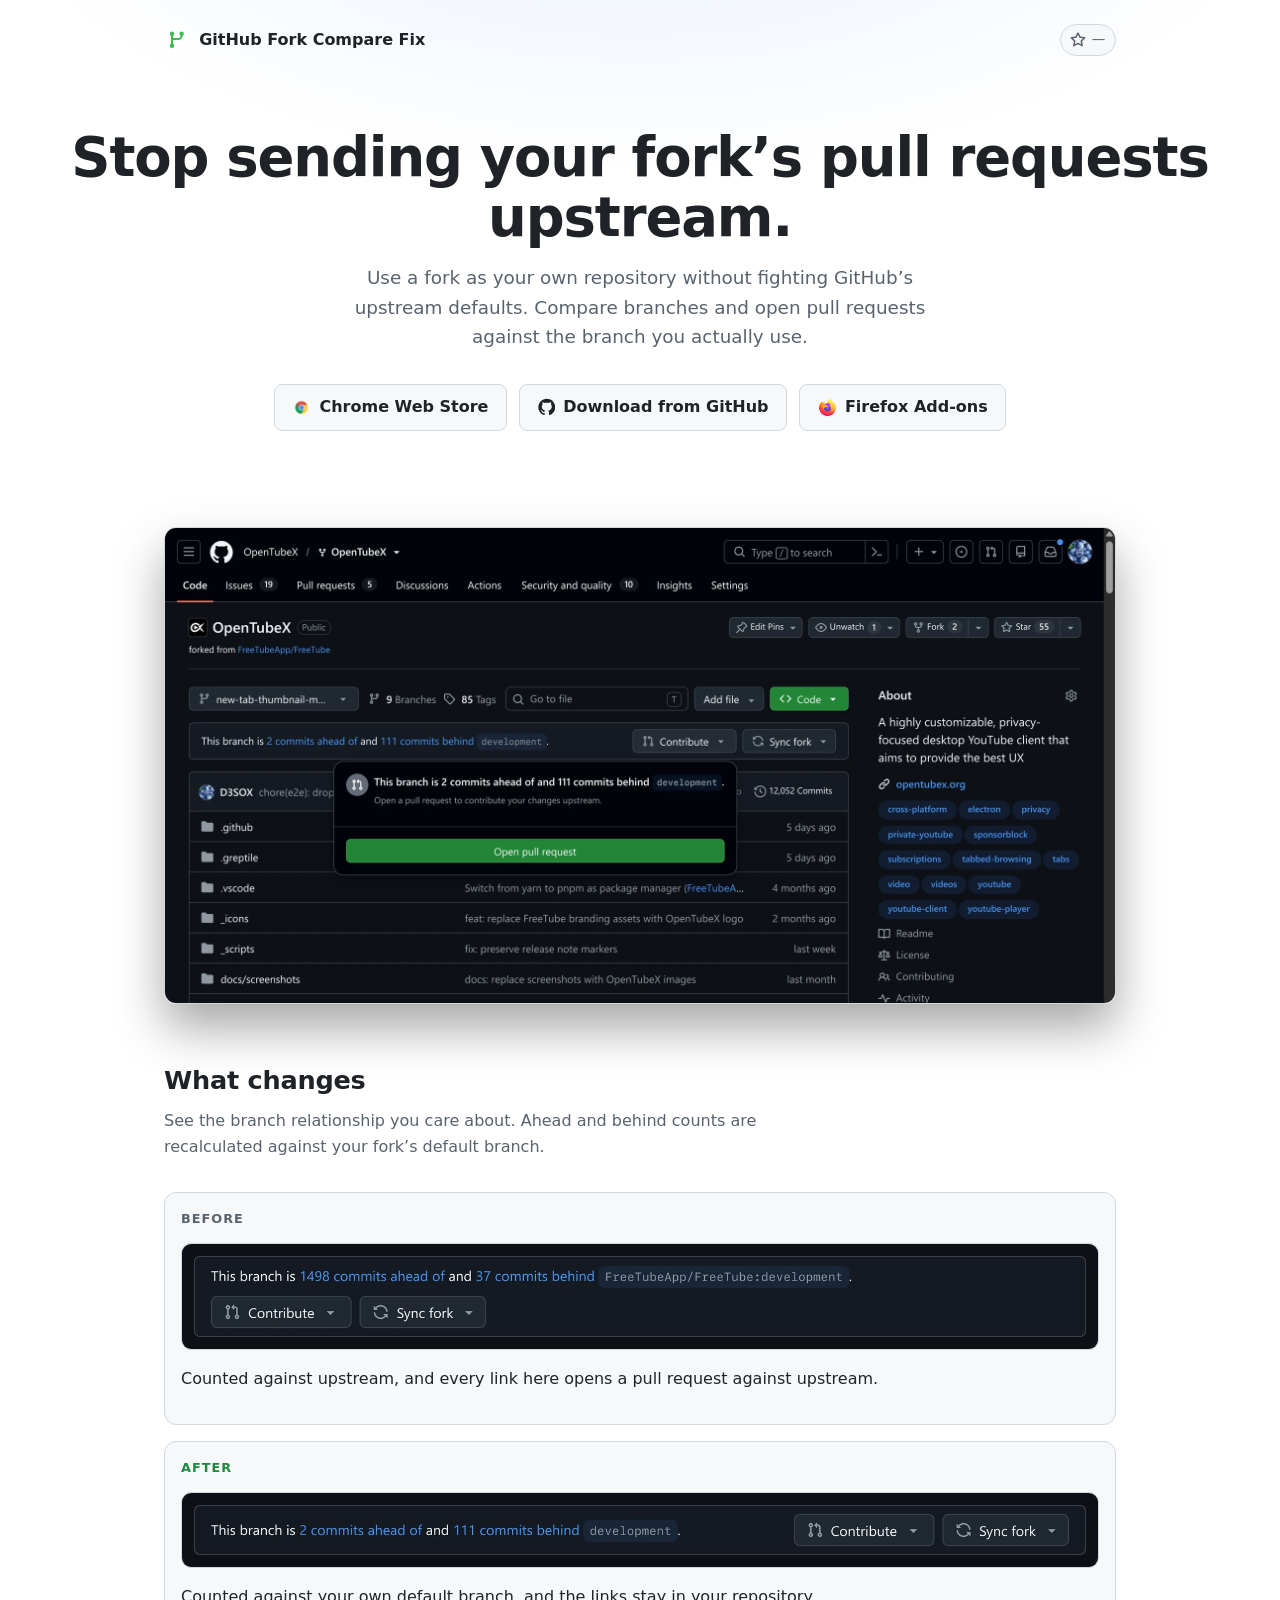
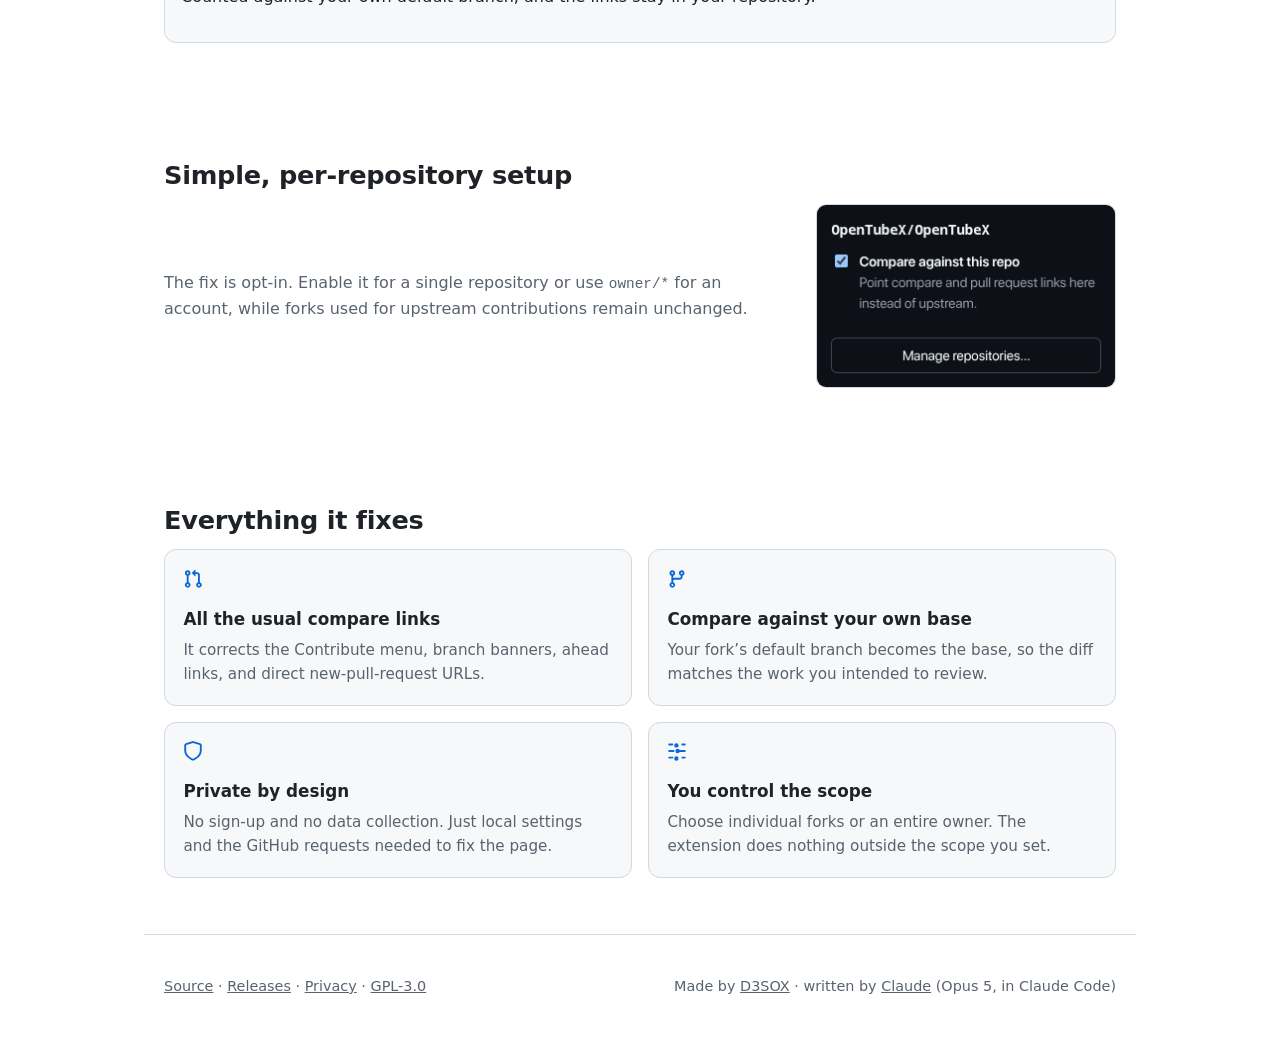
<file: docs/index.html>
<!doctype html>
<html lang="en">
  <head>
    <meta charset="utf-8" />
    <meta name="viewport" content="width=device-width, initial-scale=1" />
    <title>GitHub Fork Compare Fix — your fork is a real repository</title>
    <meta
      name="description"
      content="Browser extension that makes GitHub compare and pull request links on your forks point at your own repository instead of upstream."
    />
    <meta property="og:title" content="GitHub Fork Compare Fix" />
    <meta
      property="og:description"
      content="Stop opening pull requests against upstream by accident. Compare and pull request links on your forks point at your own repository."
    />
    <meta property="og:type" content="website" />
    <meta property="og:url" content="https://gh-fork-compare-fix.d3sox.me/" />
    <link rel="icon" href="icon.svg" type="image/svg+xml" />
    <style>
      :root {
        color-scheme: light dark;
        --bg: #ffffff;
        --bg-soft: #f6f8fa;
        --fg: #1f2328;
        --muted: #59636e;
        --border: #d1d9e0;
        --accent: #0969da;
        --green: #1f883d;
        --green-fg: #ffffff;
        --chip: #818b981f;
        --glow: #0969da1a;
      }

      @media (prefers-color-scheme: dark) {
        :root {
          --bg: #0d1117;
          --bg-soft: #151b23;
          --fg: #f0f6fc;
          --muted: #9198a1;
          --border: #3d444d;
          --accent: #4493f8;
          --green: #238636;
          --green-fg: #ffffff;
          --chip: #6a737d33;
          --glow: #4493f826;
        }
      }

      * {
        box-sizing: border-box;
      }

      body {
        margin: 0;
        font: 16px/1.6 -apple-system, BlinkMacSystemFont, 'Segoe UI', system-ui, sans-serif;
        color: var(--fg);
        background:
          radial-gradient(60rem 30rem at 50% -10rem, var(--glow), transparent 70%),
          var(--bg);
        -webkit-font-smoothing: antialiased;
      }

      main,
      header,
      footer {
        max-width: 62rem;
        margin: 0 auto;
        padding: 0 1.25rem;
      }

      code,
      .mono {
        font-family: ui-monospace, SFMono-Regular, 'SF Mono', Menlo, monospace;
        font-size: 0.9em;
      }

      a {
        color: var(--accent);
      }

      /* Header */

      header {
        display: flex;
        align-items: center;
        justify-content: space-between;
        gap: 1rem;
        padding-top: 1.5rem;
      }

      .brand {
        display: flex;
        align-items: center;
        gap: 0.6rem;
        font-weight: 600;
      }

      .brand svg {
        width: 1.6rem;
        height: 1.6rem;
      }

      header a {
        color: var(--muted);
        text-decoration: none;
      }

      header a:hover {
        color: var(--fg);
      }

      .star-count {
        display: inline-flex;
        align-items: center;
        gap: 0.35rem;
        min-width: 3.5rem;
        padding: 0.25rem 0.6rem;
        border: 1px solid var(--border);
        border-radius: 999px;
        background: var(--bg-soft);
        font-size: 0.85rem;
        font-variant-numeric: tabular-nums;
      }

      .star-count:hover {
        border-color: var(--accent);
      }

      .star-count svg {
        width: 1rem;
        height: 1rem;
        fill: currentColor;
      }

      /* Hero */

      .hero {
        padding: 4.5rem 1.25rem 3rem;
        text-align: center;
      }

      h1 {
        margin: 0;
        font-size: clamp(2.2rem, 6vw, 3.4rem);
        line-height: 1.1;
        letter-spacing: -0.02em;
      }

      .hero p {
        margin: 1rem auto 0;
        max-width: 38rem;
        color: var(--muted);
        font-size: 1.15rem;
      }

      .cta {
        display: flex;
        flex-wrap: wrap;
        gap: 0.75rem;
        justify-content: center;
        margin-top: 2rem;
      }

      .button {
        display: inline-flex;
        align-items: center;
        gap: 0.5rem;
        padding: 0.6rem 1.1rem;
        border: 1px solid var(--border);
        border-radius: 8px;
        background: var(--bg-soft);
        color: var(--fg);
        font-weight: 600;
        text-decoration: none;
      }

      .button:hover {
        border-color: var(--accent);
      }

      .button.primary {
        background: var(--green);
        border-color: transparent;
        color: var(--green-fg);
      }

      .button.primary:hover {
        filter: brightness(1.1);
      }

      .button svg {
        width: 1.1rem;
        height: 1.1rem;
        fill: currentColor;
        flex: none;
      }

      .browser-icon {
        width: 1.2rem;
        height: 1.2rem;
        flex: none;
      }

      /* Sections */

      section {
        padding: 3.5rem 0;
      }

      h2 {
        margin: 0 0 0.5rem;
        font-size: 1.6rem;
        letter-spacing: -0.01em;
      }

      .lede {
        margin: 0 0 2rem;
        color: var(--muted);
        max-width: 42rem;
      }

      /* Before / after */

      .compare {
        display: grid;
        gap: 1rem;
      }

      .panel {
        border: 1px solid var(--border);
        border-radius: 12px;
        background: var(--bg-soft);
        padding: 1rem;
      }

      .panel h3 {
        margin: 0 0 0.85rem;
        font-size: 0.8rem;
        text-transform: uppercase;
        letter-spacing: 0.08em;
        color: var(--muted);
      }

      .panel.good h3 {
        color: var(--green);
      }

      .shot,
      .popup-shot,
      .hero-shot img {
        display: block;
        width: 100%;
        height: auto;
        border: 1px solid var(--border);
        border-radius: 10px;
      }

      .hero-shot {
        max-width: 62rem;
        margin: 3rem auto 0;
        padding: 0 1.25rem;
      }

      .hero-shot img {
        border-radius: 12px;
        box-shadow: 0 1.5rem 3rem #00000059;
      }

      .popup-shot {
        width: 18.75rem;
        max-width: 100%;
      }

      /* Features */

      .features {
        display: grid;
        gap: 1rem;
        grid-template-columns: repeat(2, 1fr);
      }

      @media (max-width: 46rem) {
        .features {
          grid-template-columns: 1fr;
        }
      }

      .feature {
        border: 1px solid var(--border);
        border-radius: 12px;
        padding: 1.15rem;
        background: var(--bg-soft);
      }

      .feature svg {
        width: 1.25rem;
        height: 1.25rem;
        fill: var(--accent);
      }

      .feature h3 {
        margin: 0.6rem 0 0.3rem;
        font-size: 1.05rem;
      }

      .feature p {
        margin: 0;
        color: var(--muted);
        font-size: 0.95rem;
      }

      /* Popup shot */

      .popup-row {
        display: grid;
        gap: 2rem;
        grid-template-columns: minmax(0, 1fr) auto;
        align-items: center;
      }

      .popup-row .lede {
        margin-bottom: 0;
      }

      @media (max-width: 46rem) {
        .popup-row {
          grid-template-columns: 1fr;
          gap: 1.5rem;
        }

        .popup-shot {
          justify-self: center;
        }
      }

      /* Footer */

      footer {
        padding: 2.5rem 1.25rem 3rem;
        border-top: 1px solid var(--border);
        color: var(--muted);
        display: flex;
        flex-wrap: wrap;
        gap: 0.75rem 1.5rem;
        justify-content: space-between;
        font-size: 0.9rem;
      }

      footer a {
        color: var(--muted);
      }
    </style>
  </head>

  <body>
    <header>
      <span class="brand">
        <svg viewBox="0 0 128 128" aria-hidden="true">
          <g fill="none" stroke="#3fb950" stroke-width="10" stroke-linecap="round">
            <path d="M40 44v40" />
            <path d="M40 60h32a16 16 0 0 0 16-16" />
          </g>
          <g fill="#3fb950">
            <circle cx="40" cy="34" r="11" />
            <circle cx="40" cy="94" r="11" />
            <circle cx="88" cy="34" r="11" />
          </g>
        </svg>
        GitHub Fork Compare Fix
      </span>
      <a
        class="star-count"
        href="https://github.com/D3SOX/gh-fork-compare-fix"
        aria-label="View the repository on GitHub"
      >
        <svg viewBox="0 0 16 16" aria-hidden="true">
          <path
            d="M8 .25a.75.75 0 0 1 .673.418l1.882 3.815 4.21.612a.75.75 0 0 1 .416 1.279l-3.046 2.969.719 4.192a.75.75 0 0 1-1.088.791L8 12.347l-3.766 1.98a.75.75 0 0 1-1.088-.791l.72-4.192L.818 6.374a.75.75 0 0 1 .416-1.28l4.21-.611L7.327.668A.75.75 0 0 1 8 .25Zm0 2.445L6.615 5.501a.75.75 0 0 1-.565.41l-3.098.45 2.241 2.185a.75.75 0 0 1 .216.664l-.529 3.085 2.77-1.456a.75.75 0 0 1 .698 0l2.77 1.456-.528-3.085a.75.75 0 0 1 .216-.664l2.241-2.184-3.098-.45a.75.75 0 0 1-.565-.41Z"
          />
        </svg>
        <span data-star-count aria-hidden="true">—</span>
      </a>
    </header>

    <div class="hero">
      <h1>Stop sending your fork’s pull requests upstream.</h1>
      <p>
        Use a fork as your own repository without fighting GitHub’s upstream defaults. Compare branches and open pull
        requests against the branch you actually use.
      </p>
      <div class="cta">
        <a
          class="button"
          href="https://chromewebstore.google.com/detail/github-fork-compare-fix/mkmipkjkkikdfkfciofgmeicmafnkogh"
        >
          <img class="browser-icon" src="browser-icons/chrome.webp" alt="" />
          Chrome Web Store
        </a>
        <a class="button" href="https://github.com/D3SOX/gh-fork-compare-fix/releases/latest">
          <svg viewBox="0 0 24 24" aria-hidden="true">
            <path
              d="M10.226 17.284c-2.965-.36-5.054-2.493-5.054-5.256 0-1.123.404-2.336 1.078-3.144-.292-.741-.247-2.314.09-2.965.898-.112 2.111.36 2.83 1.01.853-.269 1.752-.404 2.853-.404 1.1 0 1.999.135 2.807.382.696-.629 1.932-1.1 2.83-.988.315.606.36 2.179.067 2.942.72.854 1.101 2 1.101 3.167 0 2.763-2.089 4.852-5.098 5.234.763.494 1.28 1.572 1.28 2.807v2.336c0 .674.561 1.056 1.235.786 4.066-1.55 7.255-5.615 7.255-10.646C23.5 6.188 18.334 1 11.978 1 5.62 1 .5 6.188.5 12.545c0 4.986 3.167 9.12 7.435 10.669.606.225 1.19-.18 1.19-.786V20.63a2.9 2.9 0 0 1-1.078.224c-1.483 0-2.359-.808-2.987-2.313-.247-.607-.517-.966-1.034-1.033-.27-.023-.359-.135-.359-.27 0-.27.45-.471.898-.471.652 0 1.213.404 1.797 1.235.45.651.921.943 1.483.943.561 0 .92-.202 1.437-.719.382-.381.674-.718.944-.943"
            />
          </svg>
          Download from GitHub
        </a>
        <a
          class="button"
          href="https://addons.mozilla.org/en-US/firefox/addon/github-fork-compare-fix/"
        >
          <img class="browser-icon" src="browser-icons/firefox.png" alt="" />
          Firefox Add-ons
        </a>
      </div>
    </div>

    <div class="hero-shot">
      <img
        src="shots/page-dropdown.webp"
        width="1920"
        height="960"
        alt="A fork on GitHub with the Contribute menu open, the pull request pointing at the fork itself"
      />
    </div>

    <main>
      <section>
        <h2>What changes</h2>
        <p class="lede">
          See the branch relationship you care about. Ahead and behind counts are recalculated against your fork’s
          default branch.
        </p>

        <div class="compare">
          <div class="panel">
            <h3>Before</h3>
            <img
              class="shot"
              src="shots/bar-before.webp"
              width="1600"
              height="184"
              alt="GitHub showing: this branch is 1498 commits ahead of and 37 commits behind FreeTubeApp/FreeTube:development"
            />
            <p class="caption">
              Counted against upstream, and every link here opens a pull request against upstream.
            </p>
          </div>

          <div class="panel good">
            <h3>After</h3>
            <img
              class="shot"
              src="shots/bar-after.webp"
              width="1600"
              height="130"
              alt="The same bar showing: this branch is 2 commits ahead of and 111 commits behind development"
            />
            <p class="caption">
              Counted against your own default branch, and the links stay in your repository.
            </p>
          </div>
        </div>
      </section>

      <section>
        <h2>Simple, per-repository setup</h2>
        <div class="popup-row">
          <div>
            <p class="lede">
              The fix is opt-in. Enable it for a single repository or use <code>owner/*</code> for an account, while
              forks used for upstream contributions remain unchanged.
            </p>
          </div>
          <img
            class="popup-shot"
            src="shots/popup.png"
            width="300"
            height="184"
            alt="The extension popup, with a toggle to enable the current repository"
          />
        </div>
      </section>

      <section>
        <h2>Everything it fixes</h2>
        <div class="features">
          <div class="feature">
            <svg viewBox="0 0 16 16" aria-hidden="true">
              <path
                d="M1.5 3.25a2.25 2.25 0 1 1 3 2.122v5.256a2.251 2.251 0 1 1-1.5 0V5.372A2.25 2.25 0 0 1 1.5 3.25Zm5.677-.177L9.573.677A.25.25 0 0 1 10 .854V2.5h1A2.5 2.5 0 0 1 13.5 5v5.628a2.251 2.251 0 1 1-1.5 0V5a1 1 0 0 0-1-1h-1v1.646a.25.25 0 0 1-.427.177L7.177 3.427a.25.25 0 0 1 0-.354ZM3.75 2.5a.75.75 0 1 0 0 1.5.75.75 0 0 0 0-1.5Zm0 9.5a.75.75 0 1 0 0 1.5.75.75 0 0 0 0-1.5Zm8.25.75a.75.75 0 1 0 1.5 0 .75.75 0 0 0-1.5 0Z"
              />
            </svg>
            <h3>All the usual compare links</h3>
            <p>
              It corrects the Contribute menu, branch banners, ahead links, and direct new-pull-request URLs.
            </p>
          </div>
          <div class="feature">
            <svg viewBox="0 0 16 16" aria-hidden="true">
              <path
                d="M9.5 3.25a2.25 2.25 0 1 1 3 2.122V6A2.5 2.5 0 0 1 10 8.5H6a1 1 0 0 0-1 1v1.128a2.251 2.251 0 1 1-1.5 0V5.372a2.25 2.25 0 1 1 1.5 0v1.836A2.493 2.493 0 0 1 6 7h4a1 1 0 0 0 1-1v-.628A2.25 2.25 0 0 1 9.5 3.25Zm-6 0a.75.75 0 1 0 1.5 0 .75.75 0 0 0-1.5 0Zm8.25-.75a.75.75 0 1 0 0 1.5.75.75 0 0 0 0-1.5ZM4.25 12a.75.75 0 1 0 0 1.5.75.75 0 0 0 0-1.5Z"
              />
            </svg>
            <h3>Compare against your own base</h3>
            <p>
              Your fork’s default branch becomes the base, so the diff matches the work you intended to review.
            </p>
          </div>
          <div class="feature">
            <svg viewBox="0 0 16 16" aria-hidden="true">
              <path
                d="M7.467.133a1.748 1.748 0 0 1 1.066 0l5.25 1.68A1.75 1.75 0 0 1 15 3.48V7c0 1.566-.32 3.182-1.303 4.682-.983 1.498-2.585 2.813-5.032 3.855a1.7 1.7 0 0 1-1.33 0c-2.447-1.042-4.049-2.357-5.032-3.855C1.32 10.182 1 8.566 1 7V3.48a1.75 1.75 0 0 1 1.217-1.667Zm.61 1.429a.25.25 0 0 0-.153 0l-5.25 1.68a.25.25 0 0 0-.174.238V7c0 1.358.275 2.666 1.057 3.86.784 1.194 2.121 2.34 4.366 3.297a.2.2 0 0 0 .142 0c2.245-.957 3.582-2.103 4.366-3.297C13.225 9.666 13.5 8.358 13.5 7V3.48a.25.25 0 0 0-.174-.238l-5.25-1.68Z"
              />
            </svg>
            <h3>Private by design</h3>
            <p>No sign-up and no data collection. Just local settings and the GitHub requests needed to fix the page.</p>
          </div>
          <div class="feature">
            <svg viewBox="0 0 16 16" aria-hidden="true">
              <path
                d="M15 2.75a.75.75 0 0 1-.75.75h-2a.75.75 0 0 1 0-1.5h2a.75.75 0 0 1 .75.75Zm-9.978 0a.75.75 0 0 1-.75.75H1.75a.75.75 0 0 1 0-1.5h2.522a.75.75 0 0 1 .75.75ZM15 8a.75.75 0 0 1-.75.75H8.75a.75.75 0 0 1 0-1.5h5.5A.75.75 0 0 1 15 8Zm-9 0a.75.75 0 0 1-.75.75h-3.5a.75.75 0 0 1 0-1.5h3.5A.75.75 0 0 1 6 8Zm9 5.25a.75.75 0 0 1-.75.75h-2a.75.75 0 0 1 0-1.5h2a.75.75 0 0 1 .75.75Zm-9.978 0a.75.75 0 0 1-.75.75H1.75a.75.75 0 0 1 0-1.5h2.522a.75.75 0 0 1 .75.75ZM7.5 1.75a1.75 1.75 0 1 1 0 3.5 1.75 1.75 0 0 1 0-3.5Zm0 10.5a1.75 1.75 0 1 1 0 3.5 1.75 1.75 0 0 1 0-3.5ZM6.75 8a1.75 1.75 0 1 1 3.5 0 1.75 1.75 0 0 1-3.5 0Z"
              />
            </svg>
            <h3>You control the scope</h3>
            <p>
              Choose individual forks or an entire owner. The extension does nothing outside the scope you set.
            </p>
          </div>
        </div>
      </section>
    </main>

    <footer>
      <span>
        <a href="https://github.com/D3SOX/gh-fork-compare-fix">Source</a> ·
        <a href="https://github.com/D3SOX/gh-fork-compare-fix/releases">Releases</a> ·
        <a href="privacy/">Privacy</a> ·
        <a href="https://github.com/D3SOX/gh-fork-compare-fix/blob/main/LICENSE">GPL-3.0</a>
      </span>
      <span>
        Made by <a href="https://github.com/D3SOX">D3SOX</a> · written by
        <a href="https://claude.com/claude-code">Claude</a> (Opus 5, in Claude Code)
      </span>
    </footer>
    <script src="star-count.js" defer></script>
  </body>
</html>
</file>
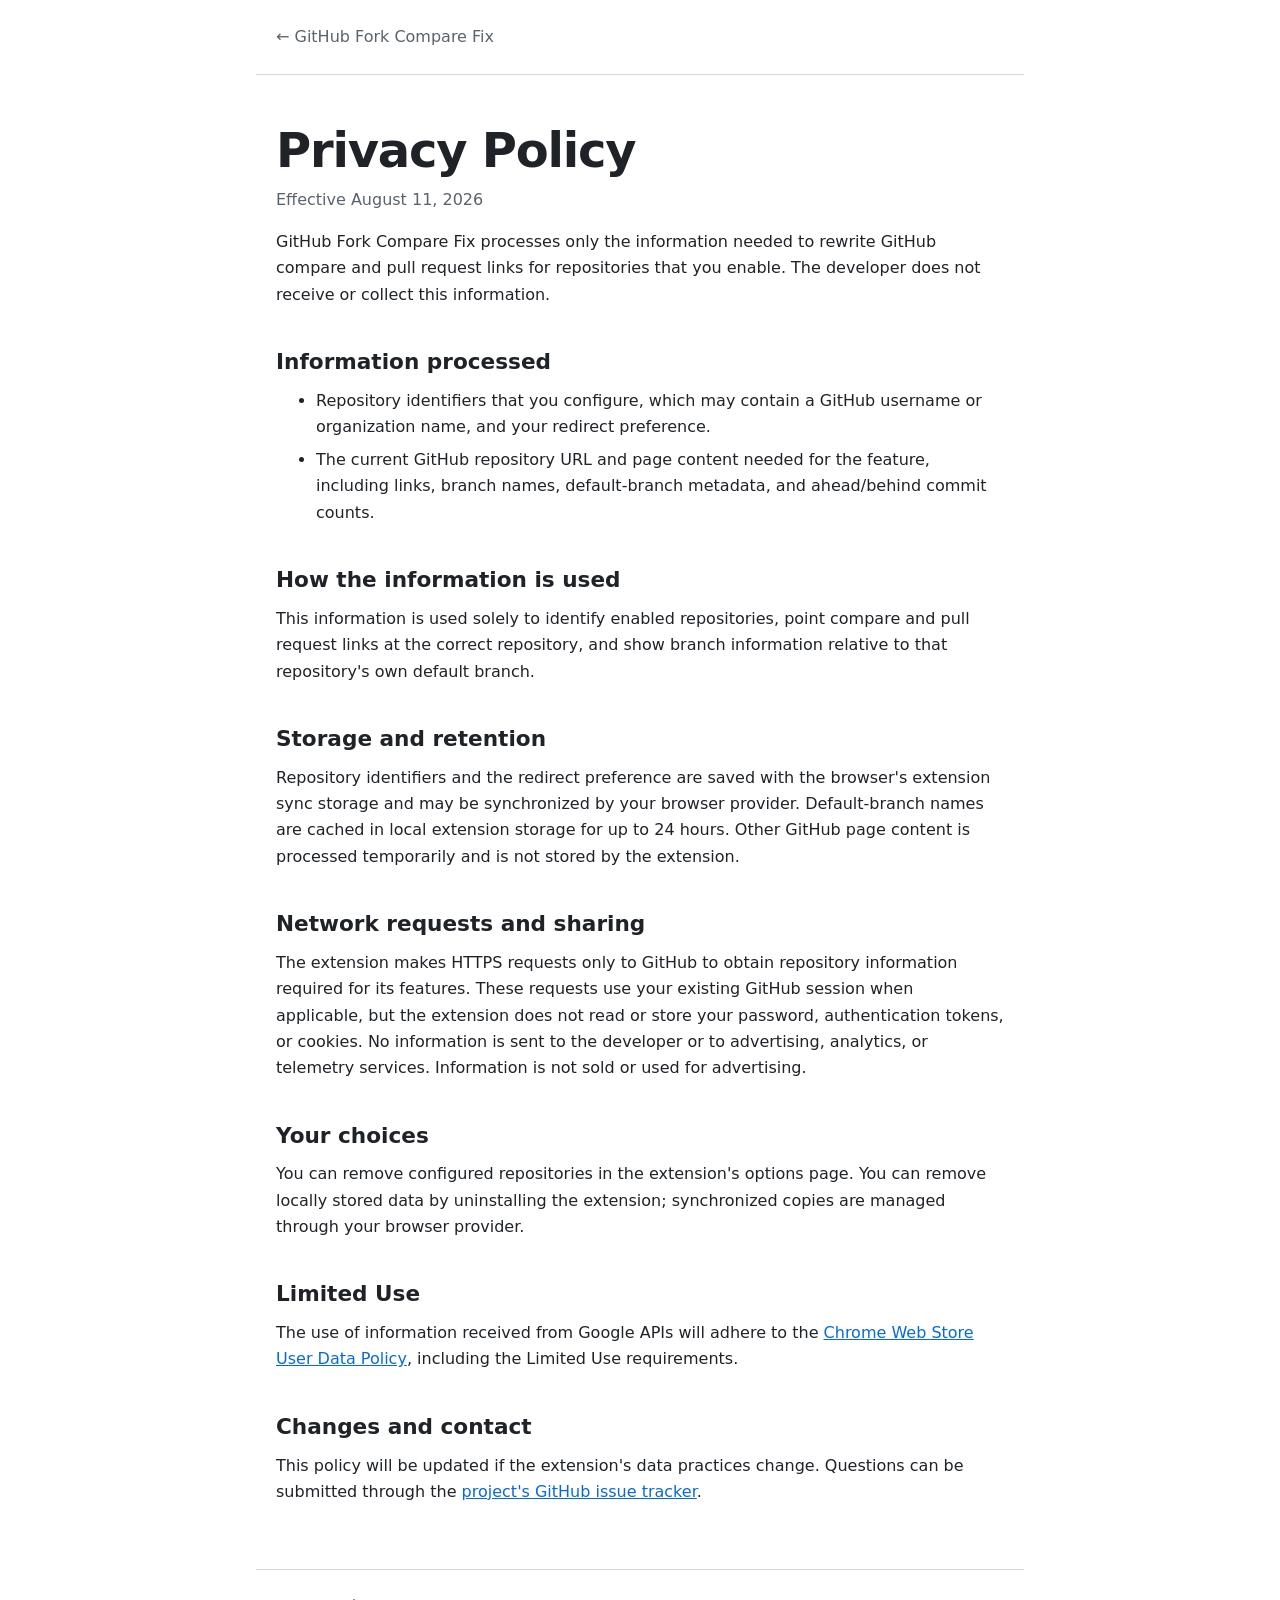
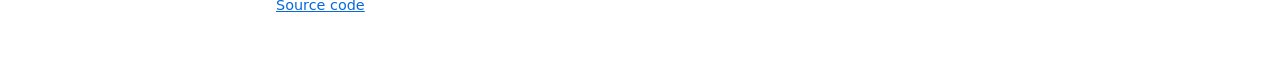
<file: docs/privacy/index.html>
<!doctype html>
<html lang="en">
  <head>
    <meta charset="utf-8" />
    <meta name="viewport" content="width=device-width, initial-scale=1" />
    <title>Privacy Policy — GitHub Fork Compare Fix</title>
    <meta
      name="description"
      content="Privacy policy for the GitHub Fork Compare Fix browser extension."
    />
    <link rel="icon" href="../icon.svg" type="image/svg+xml" />
    <style>
      :root {
        color-scheme: light dark;
        --bg: #fff;
        --fg: #1f2328;
        --muted: #59636e;
        --border: #d1d9e0;
        --accent: #0969da;
      }

      @media (prefers-color-scheme: dark) {
        :root {
          --bg: #0d1117;
          --fg: #f0f6fc;
          --muted: #9198a1;
          --border: #3d444d;
          --accent: #4493f8;
        }
      }

      * {
        box-sizing: border-box;
      }

      body {
        margin: 0;
        color: var(--fg);
        background: var(--bg);
        font: 16px/1.65 -apple-system, BlinkMacSystemFont, 'Segoe UI', system-ui, sans-serif;
        -webkit-font-smoothing: antialiased;
      }

      header,
      main,
      footer {
        max-width: 48rem;
        margin: 0 auto;
        padding-right: 1.25rem;
        padding-left: 1.25rem;
      }

      header {
        padding-top: 1.5rem;
        padding-bottom: 1.5rem;
        border-bottom: 1px solid var(--border);
      }

      main {
        padding-top: 3rem;
        padding-bottom: 3rem;
      }

      footer {
        padding-top: 1.5rem;
        padding-bottom: 2.5rem;
        border-top: 1px solid var(--border);
        color: var(--muted);
        font-size: 0.9rem;
      }

      h1 {
        margin: 0;
        font-size: clamp(2rem, 6vw, 3rem);
        line-height: 1.15;
        letter-spacing: -0.025em;
      }

      h2 {
        margin: 2.25rem 0 0.5rem;
        font-size: 1.35rem;
      }

      p,
      ul {
        margin-top: 0.5rem;
      }

      li + li {
        margin-top: 0.4rem;
      }

      a {
        color: var(--accent);
      }

      .back,
      .updated {
        color: var(--muted);
      }

      .back {
        text-decoration: none;
      }

      .updated {
        margin-top: 0.5rem;
      }
    </style>
  </head>

  <body>
    <header><a class="back" href="../">← GitHub Fork Compare Fix</a></header>

    <main>
      <h1>Privacy Policy</h1>
      <p class="updated">Effective August 11, 2026</p>

      <p>
        GitHub Fork Compare Fix processes only the information needed to rewrite GitHub compare and pull request links
        for repositories that you enable. The developer does not receive or collect this information.
      </p>

      <h2>Information processed</h2>
      <ul>
        <li>
          Repository identifiers that you configure, which may contain a GitHub username or organization name, and
          your redirect preference.
        </li>
        <li>
          The current GitHub repository URL and page content needed for the feature, including links, branch names,
          default-branch metadata, and ahead/behind commit counts.
        </li>
      </ul>

      <h2>How the information is used</h2>
      <p>
        This information is used solely to identify enabled repositories, point compare and pull request links at the
        correct repository, and show branch information relative to that repository's own default branch.
      </p>

      <h2>Storage and retention</h2>
      <p>
        Repository identifiers and the redirect preference are saved with the browser's extension sync storage and
        may be synchronized by your browser provider. Default-branch names are cached in local extension storage for
        up to 24 hours. Other GitHub page content is processed temporarily and is not stored by the extension.
      </p>

      <h2>Network requests and sharing</h2>
      <p>
        The extension makes HTTPS requests only to GitHub to obtain repository information required for its features.
        These requests use your existing GitHub session when applicable, but the extension does not read or store your
        password, authentication tokens, or cookies. No information is sent to the developer or to advertising,
        analytics, or telemetry services. Information is not sold or used for advertising.
      </p>

      <h2>Your choices</h2>
      <p>
        You can remove configured repositories in the extension's options page. You can remove locally stored data by
        uninstalling the extension; synchronized copies are managed through your browser provider.
      </p>

      <h2>Limited Use</h2>
      <p>
        The use of information received from Google APIs will adhere to the
        <a href="https://developer.chrome.com/docs/webstore/program-policies/limited-use">
          Chrome Web Store User Data Policy</a
        >, including the Limited Use requirements.
      </p>

      <h2>Changes and contact</h2>
      <p>
        This policy will be updated if the extension's data practices change. Questions can be submitted through the
        <a href="https://github.com/D3SOX/gh-fork-compare-fix/issues">project's GitHub issue tracker</a>.
      </p>
    </main>

    <footer>
      <a href="https://github.com/D3SOX/gh-fork-compare-fix">Source code</a>
    </footer>
  </body>
</html>
</file>
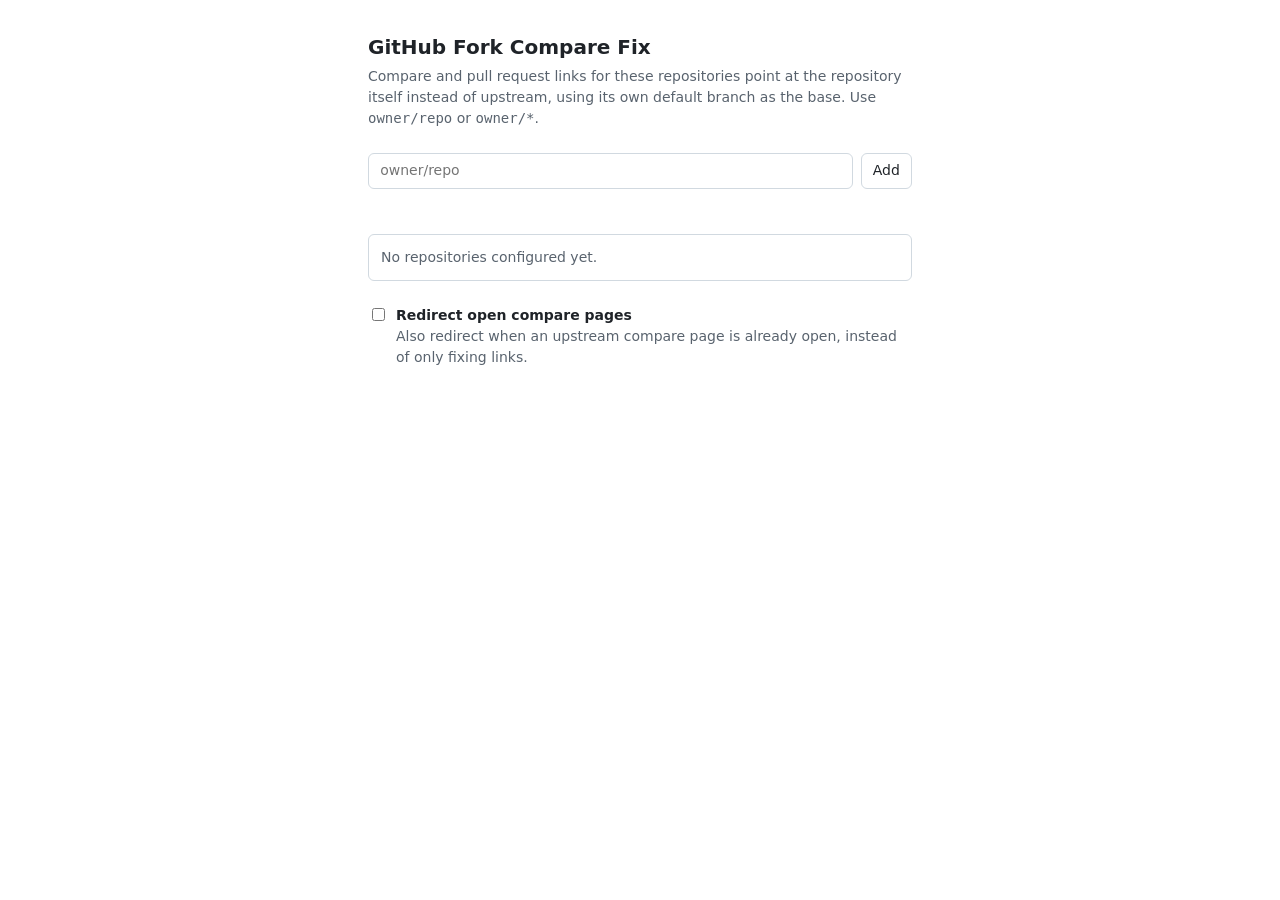
<file: src/options.html>
<!doctype html>
<html lang="en">
  <head>
    <meta charset="utf-8" />
    <title>GitHub Fork Compare Fix</title>
    <link rel="stylesheet" href="style.css" />
  </head>
  <body>
    <h1>GitHub Fork Compare Fix</h1>
    <p>
      Compare and pull request links for these repositories point at the repository itself instead of upstream, using
      its own default branch as the base. Use <code>owner/repo</code> or <code>owner/*</code>.
    </p>

    <form id="add-form">
      <input id="repo-input" type="text" placeholder="owner/repo" autocomplete="off" spellcheck="false" />
      <button type="submit">Add</button>
    </form>
    <div id="error" role="alert"></div>

    <ul id="repo-list"></ul>

    <label class="toggle">
      <input id="redirect" type="checkbox" />
      <span>
        <b>Redirect open compare pages</b>
        Also redirect when an upstream compare page is already open, instead of only fixing links.
      </span>
    </label>

    <script src="shared.js"></script>
    <script src="options.js"></script>
  </body>
</html>
</file>
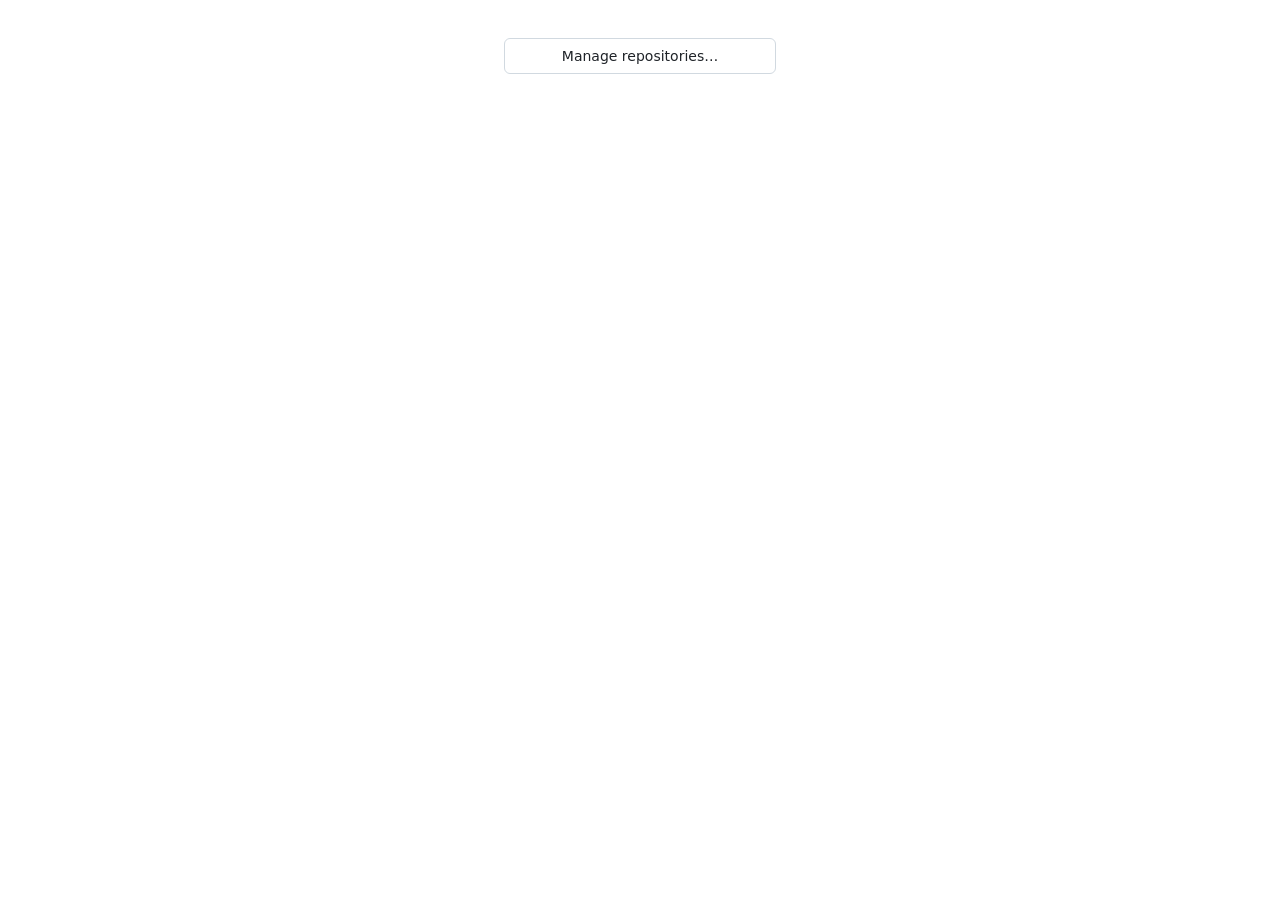
<file: src/popup.html>
<!doctype html>
<html lang="en">
  <head>
    <meta charset="utf-8" />
    <title>GitHub Fork Compare Fix</title>
    <link rel="stylesheet" href="style.css" />
  </head>
  <body class="popup">
    <div id="repo" hidden></div>

    <label class="toggle" id="toggle" hidden>
      <input id="enabled" type="checkbox" />
      <span>
        <b>Compare against this repo</b>
        Point compare and pull request links here instead of upstream.
      </span>
    </label>

    <p id="hint"></p>

    <button id="options" type="button">Manage repositories…</button>

    <script src="shared.js"></script>
    <script src="popup.js"></script>
  </body>
</html>
</file>
<file: src/style.css>
:root {
  color-scheme: light dark;
  --fg: #1f2328;
  --muted: #59636e;
  --bg: #ffffff;
  --border: #d1d9e0;
  --accent: #0969da;
  --danger: #cf222e;
}

@media (prefers-color-scheme: dark) {
  :root {
    --fg: #f0f6fc;
    --muted: #9198a1;
    --bg: #0d1117;
    --border: #3d444d;
    --accent: #4493f8;
    --danger: #ff8182;
  }
}

[hidden] {
  display: none !important;
}

body {
  margin: 0 auto;
  padding: 2rem 1.25rem;
  max-width: 34rem;
  font: 14px/1.5 system-ui, sans-serif;
  color: var(--fg);
  background: var(--bg);
}

h1 {
  font-size: 1.25rem;
  margin: 0 0 0.25rem;
}

p {
  color: var(--muted);
  margin: 0 0 1.5rem;
}

code {
  font-family: ui-monospace, monospace;
}

input[type='text'],
button {
  padding: 0.4rem 0.7rem;
  font: inherit;
  color: inherit;
  background: transparent;
  border: 1px solid var(--border);
  border-radius: 6px;
}

button {
  cursor: pointer;
}

button:hover {
  border-color: var(--accent);
  color: var(--accent);
}

label.toggle {
  display: flex;
  gap: 0.5rem;
  align-items: start;
}

label.toggle span {
  color: var(--muted);
}

label.toggle b {
  color: var(--fg);
  display: block;
  font-weight: 600;
}

/* Options page */

form {
  display: flex;
  gap: 0.5rem;
  margin-bottom: 1rem;
}

input[type='text'] {
  flex: 1;
  min-width: 0;
}

ul {
  list-style: none;
  margin: 0 0 1.5rem;
  padding: 0;
  border: 1px solid var(--border);
  border-radius: 6px;
}

ul:empty::after {
  content: 'No repositories configured yet.';
  display: block;
  padding: 0.75rem;
  color: var(--muted);
}

li {
  display: flex;
  align-items: center;
  justify-content: space-between;
  gap: 1rem;
  padding: 0.5rem 0.75rem;
  border-bottom: 1px solid var(--border);
}

li:last-child {
  border-bottom: none;
}

li button {
  padding: 0.1rem 0.5rem;
}

#error {
  color: var(--danger);
  margin: -0.5rem 0 1rem;
  min-height: 1.5em;
}

/* Popup */

body.popup {
  width: 17rem;
  padding: 0.9rem;
}

body.popup #repo {
  font-family: ui-monospace, monospace;
  font-weight: 600;
  margin-bottom: 0.75rem;
  overflow-wrap: anywhere;
}

body.popup p {
  margin: 0.6rem 0 0;
}

body.popup button {
  width: 100%;
  margin-top: 0.9rem;
}
</file>
